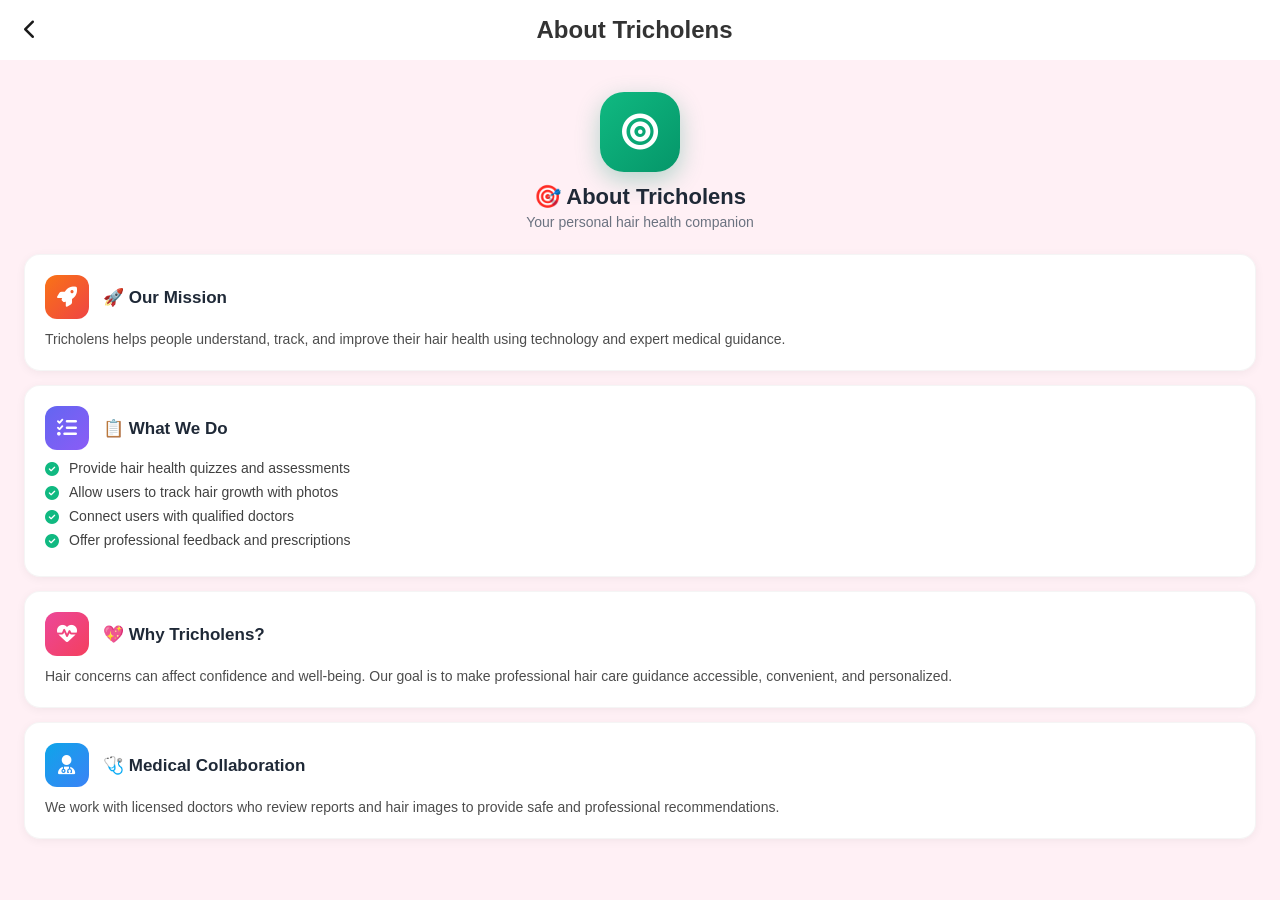
<file: web_app/about.html>
<!DOCTYPE html>
<html lang="en">

<head>
    <meta charset="UTF-8">
    <meta name="viewport" content="width=device-width, initial-scale=1.0">
    <title>About Tricholens</title>
    <link rel="stylesheet" href="style.css">
    <link rel="stylesheet" href="https://cdnjs.cloudflare.com/ajax/libs/font-awesome/6.5.1/css/all.min.css">
    <style>
        .about-hero {
            text-align: center;
            padding: 32px 24px 12px;
        }
        .about-hero-icon {
            width: 80px; height: 80px; border-radius: 24px;
            background: linear-gradient(135deg, #10B981, #059669);
            display: inline-flex; align-items: center; justify-content: center;
            font-size: 36px; color: #fff;
            box-shadow: 0 8px 24px rgba(5, 150, 105, 0.3);
            margin-bottom: 12px;
        }
        .about-hero h2 { font-size: 22px; color: #1F2937; margin: 0 0 4px; }
        .about-hero p   { font-size: 14px; color: #6B7280; margin: 0; }
        .about-card {
            background: rgba(255,255,255,0.95);
            border-radius: 16px;
            padding: 20px;
            margin: 0 0 14px;
            border: 1px solid rgba(0,0,0,0.04);
            box-shadow: 0 2px 10px rgba(0,0,0,0.05);
            transition: transform 0.25s, box-shadow 0.25s;
        }
        .about-card:hover { transform: translateY(-2px); box-shadow: 0 8px 24px rgba(0,0,0,0.1); }
        .about-card-header {
            display: flex;
            align-items: center;
            gap: 14px;
            margin-bottom: 10px;
        }
        .about-badge {
            width: 44px; height: 44px; border-radius: 12px;
            display: flex; align-items: center; justify-content: center;
            font-size: 20px; color: #fff; flex-shrink: 0;
        }
        .about-card-header h3 { margin: 0; font-size: 17px; font-weight: 700; color: #1F2937; }
        .about-card p { margin: 0; font-size: 14px; line-height: 1.5; color: rgba(0,0,0,0.7); }
        .about-card ul { list-style-type: none; padding: 0; margin: 0; }
        .about-card ul li {
            margin-bottom: 8px; font-size: 14px; display: flex; align-items: flex-start; color: rgba(0,0,0,0.75);
        }
        .about-card ul li .li-icon { margin-right: 10px; color: #10B981; font-size: 14px; margin-top: 2px; }
    </style>
</head>

<body style="background-color: #FFF0F5;">
    <div class="app-container" style="background: transparent;">
        <div class="top-bar">
            <button class="back-button" onclick="navigate('haircare.html')">
                <i class="fas fa-chevron-left"></i>
            </button>
            <h2>About Tricholens</h2>
            <div style="width: 24px;"></div>
        </div>

        <div class="about-hero">
            <div class="about-hero-icon"><i class="fas fa-bullseye"></i></div>
            <h2>🎯 About Tricholens</h2>
            <p>Your personal hair health companion</p>
        </div>

        <div style="padding: 12px 24px 24px;">
            <div class="about-card">
                <div class="about-card-header">
                    <div class="about-badge" style="background: linear-gradient(135deg, #F97316, #EF4444);">
                        <i class="fas fa-rocket"></i>
                    </div>
                    <h3>🚀 Our Mission</h3>
                </div>
                <p>Tricholens helps people understand, track, and improve their hair health using technology and expert medical guidance.</p>
            </div>

            <div class="about-card">
                <div class="about-card-header">
                    <div class="about-badge" style="background: linear-gradient(135deg, #6366F1, #8B5CF6);">
                        <i class="fas fa-list-check"></i>
                    </div>
                    <h3>📋 What We Do</h3>
                </div>
                <ul>
                    <li><i class="fas fa-check-circle li-icon"></i><span>Provide hair health quizzes and assessments</span></li>
                    <li><i class="fas fa-check-circle li-icon"></i><span>Allow users to track hair growth with photos</span></li>
                    <li><i class="fas fa-check-circle li-icon"></i><span>Connect users with qualified doctors</span></li>
                    <li><i class="fas fa-check-circle li-icon"></i><span>Offer professional feedback and prescriptions</span></li>
                </ul>
            </div>

            <div class="about-card">
                <div class="about-card-header">
                    <div class="about-badge" style="background: linear-gradient(135deg, #EC4899, #F43F5E);">
                        <i class="fas fa-heart-pulse"></i>
                    </div>
                    <h3>💖 Why Tricholens?</h3>
                </div>
                <p>Hair concerns can affect confidence and well-being. Our goal is to make professional hair care guidance accessible, convenient, and personalized.</p>
            </div>

            <div class="about-card">
                <div class="about-card-header">
                    <div class="about-badge" style="background: linear-gradient(135deg, #0EA5E9, #3B82F6);">
                        <i class="fas fa-user-doctor"></i>
                    </div>
                    <h3>🩺 Medical Collaboration</h3>
                </div>
                <p>We work with licensed doctors who review reports and hair images to provide safe and professional recommendations.</p>
            </div>
        </div>
    </div>
    <script src="script.js"></script>
</body>

</html>
</file>
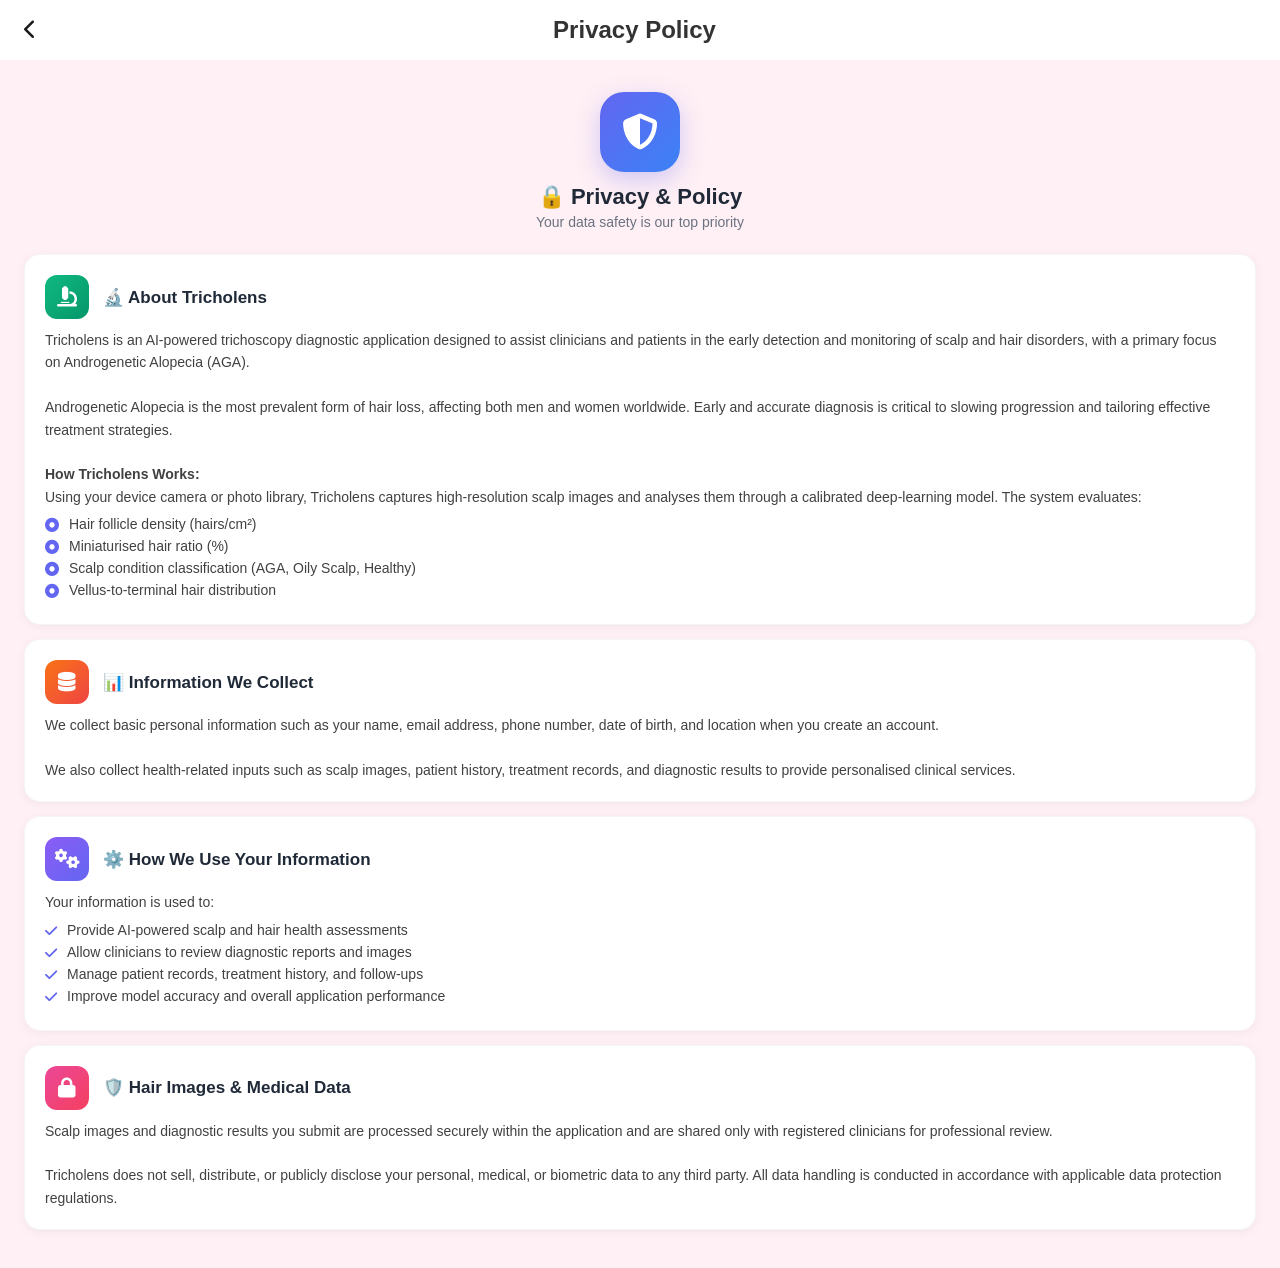
<file: web_app/privacy.html>
<!DOCTYPE html>
<html lang="en">

<head>
    <meta charset="UTF-8">
    <meta name="viewport" content="width=device-width, initial-scale=1.0">
    <title>Privacy Policy - Tricholens</title>
    <link rel="stylesheet" href="style.css">
    <link rel="stylesheet" href="https://cdnjs.cloudflare.com/ajax/libs/font-awesome/6.5.1/css/all.min.css">
    <style>
        .priv-hero {
            text-align: center;
            padding: 32px 24px 12px;
        }
        .priv-hero-icon {
            width: 80px; height: 80px; border-radius: 24px;
            background: linear-gradient(135deg, #6366F1, #3B82F6);
            display: inline-flex; align-items: center; justify-content: center;
            font-size: 36px; color: #fff;
            box-shadow: 0 8px 24px rgba(99, 102, 241, 0.3);
            margin-bottom: 12px;
        }
        .priv-hero h2 { font-size: 22px; color: #1F2937; margin: 0 0 4px; }
        .priv-hero p   { font-size: 14px; color: #6B7280; margin: 0; }
        .priv-card {
            background: rgba(255,255,255,0.95);
            border-radius: 16px;
            padding: 20px;
            margin: 0 0 14px;
            border: 1px solid rgba(0,0,0,0.04);
            box-shadow: 0 2px 10px rgba(0,0,0,0.05);
            transition: transform 0.25s, box-shadow 0.25s;
        }
        .priv-card:hover { transform: translateY(-2px); box-shadow: 0 8px 24px rgba(0,0,0,0.1); }
        .priv-card-header {
            display: flex;
            align-items: center;
            gap: 14px;
            margin-bottom: 10px;
        }
        .priv-badge {
            width: 44px; height: 44px; border-radius: 12px;
            display: flex; align-items: center; justify-content: center;
            font-size: 20px; color: #fff; flex-shrink: 0;
        }
        .priv-card-header h3 { margin: 0; font-size: 17px; font-weight: 700; color: #1F2937; }
        .priv-card p { margin: 0; font-size: 14px; line-height: 1.6; color: rgba(0,0,0,0.75); }
        .priv-card ul { list-style-type: none; padding: 0; margin: 8px 0 0; }
        .priv-card ul li {
            margin-bottom: 6px; font-size: 14px; display: flex; align-items: flex-start; color: rgba(0,0,0,0.75);
        }
        .priv-card ul li .li-icon { margin-right: 10px; color: #6366F1; font-size: 14px; margin-top: 2px; }
    </style>
</head>

<body style="background-color: #FFF0F5;">
    <div class="app-container" style="background: transparent;">
        <div class="top-bar">
            <button class="back-button" onclick="navigate('haircare.html')">
                <i class="fas fa-chevron-left"></i>
            </button>
            <h2>Privacy Policy</h2>
            <div style="width: 24px;"></div>
        </div>

        <div class="priv-hero">
            <div class="priv-hero-icon"><i class="fas fa-shield-halved"></i></div>
            <h2>🔒 Privacy & Policy</h2>
            <p>Your data safety is our top priority</p>
        </div>

        <div style="padding: 12px 24px 24px;">
            <!-- Section 1 -->
            <div class="priv-card">
                <div class="priv-card-header">
                    <div class="priv-badge" style="background: linear-gradient(135deg, #10B981, #059669);">
                        <i class="fas fa-microscope"></i>
                    </div>
                    <h3>🔬 About Tricholens</h3>
                </div>
                <p>
                    Tricholens is an AI-powered trichoscopy diagnostic application designed to assist clinicians and
                    patients in the early detection and monitoring of scalp and hair disorders, with a primary focus on
                    Androgenetic Alopecia (AGA).
                    <br><br>
                    Androgenetic Alopecia is the most prevalent form of hair loss, affecting both men and women
                    worldwide. Early and accurate diagnosis is critical to slowing progression and tailoring effective treatment strategies.
                    <br><br>
                    <strong>How Tricholens Works:</strong><br>
                    Using your device camera or photo library, Tricholens captures high-resolution scalp images and
                    analyses them through a calibrated deep-learning model. The system evaluates:
                </p>
                <ul>
                    <li><i class="fas fa-circle-dot li-icon"></i><span>Hair follicle density (hairs/cm²)</span></li>
                    <li><i class="fas fa-circle-dot li-icon"></i><span>Miniaturised hair ratio (%)</span></li>
                    <li><i class="fas fa-circle-dot li-icon"></i><span>Scalp condition classification (AGA, Oily Scalp, Healthy)</span></li>
                    <li><i class="fas fa-circle-dot li-icon"></i><span>Vellus-to-terminal hair distribution</span></li>
                </ul>
            </div>

            <!-- Section 2 -->
            <div class="priv-card">
                <div class="priv-card-header">
                    <div class="priv-badge" style="background: linear-gradient(135deg, #F97316, #EF4444);">
                        <i class="fas fa-database"></i>
                    </div>
                    <h3>📊 Information We Collect</h3>
                </div>
                <p>
                    We collect basic personal information such as your name, email address, phone number, date of birth,
                    and location when you create an account.
                    <br><br>
                    We also collect health-related inputs such as scalp images, patient history, treatment records, and
                    diagnostic results to provide personalised clinical services.
                </p>
            </div>

            <!-- Section 3 -->
            <div class="priv-card">
                <div class="priv-card-header">
                    <div class="priv-badge" style="background: linear-gradient(135deg, #8B5CF6, #6366F1);">
                        <i class="fas fa-gears"></i>
                    </div>
                    <h3>⚙️ How We Use Your Information</h3>
                </div>
                <p style="margin-bottom: 8px;">Your information is used to:</p>
                <ul>
                    <li><i class="fas fa-check li-icon"></i><span>Provide AI-powered scalp and hair health assessments</span></li>
                    <li><i class="fas fa-check li-icon"></i><span>Allow clinicians to review diagnostic reports and images</span></li>
                    <li><i class="fas fa-check li-icon"></i><span>Manage patient records, treatment history, and follow-ups</span></li>
                    <li><i class="fas fa-check li-icon"></i><span>Improve model accuracy and overall application performance</span></li>
                </ul>
            </div>

            <!-- Section 4 -->
            <div class="priv-card">
                <div class="priv-card-header">
                    <div class="priv-badge" style="background: linear-gradient(135deg, #EC4899, #F43F5E);">
                        <i class="fas fa-lock"></i>
                    </div>
                    <h3>🛡️ Hair Images & Medical Data</h3>
                </div>
                <p>
                    Scalp images and diagnostic results you submit are processed securely within the application and are
                    shared only with registered clinicians for professional review.
                    <br><br>
                    Tricholens does not sell, distribute, or publicly disclose your personal, medical, or biometric data
                    to any third party. All data handling is conducted in accordance with applicable data protection
                    regulations.
                </p>
            </div>
        </div>
    </div>
    <script src="script.js"></script>
</body>

</html>
</file>
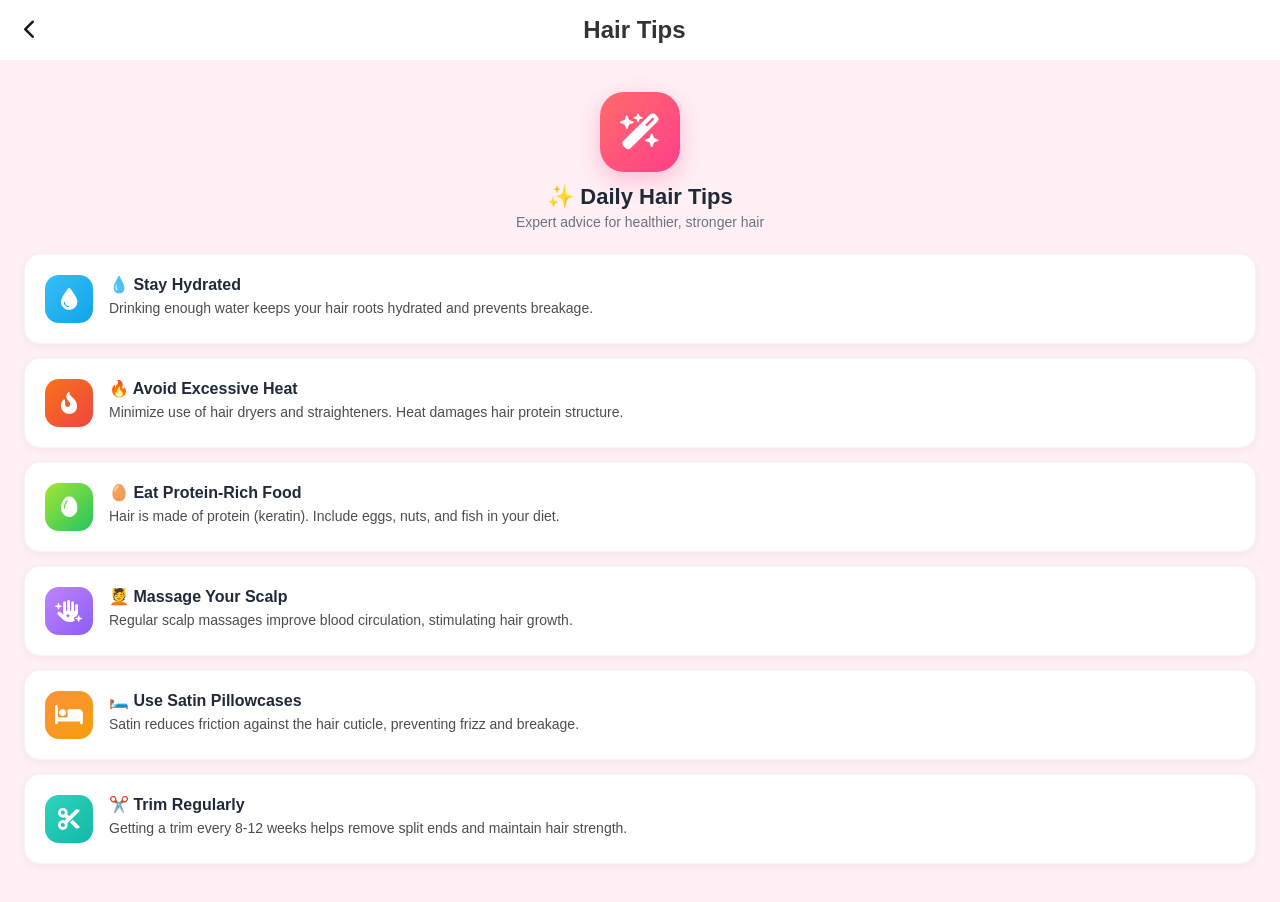
<file: web_app/tips.html>
<!DOCTYPE html>
<html lang="en">

<head>
    <meta charset="UTF-8">
    <meta name="viewport" content="width=device-width, initial-scale=1.0">
    <title>Hair Tips - Tricholens</title>
    <link rel="stylesheet" href="style.css">
    <link rel="stylesheet" href="https://cdnjs.cloudflare.com/ajax/libs/font-awesome/6.5.1/css/all.min.css">
    <style>
        .tip-hero {
            text-align: center;
            padding: 32px 24px 12px;
        }
        .tip-hero-icon {
            width: 80px; height: 80px; border-radius: 24px;
            background: linear-gradient(135deg, #FF6B6B, #FF3E8A);
            display: inline-flex; align-items: center; justify-content: center;
            font-size: 36px; color: #fff;
            box-shadow: 0 8px 24px rgba(255, 62, 138, 0.3);
            margin-bottom: 12px;
        }
        .tip-hero h2 { font-size: 22px; color: #1F2937; margin: 0 0 4px; }
        .tip-hero p  { font-size: 14px; color: #6B7280; margin: 0; }
        .tip-card {
            background: rgba(255,255,255,0.95);
            border-radius: 16px;
            padding: 20px;
            margin: 0 0 14px;
            display: flex;
            align-items: flex-start;
            gap: 16px;
            border: 1px solid rgba(0,0,0,0.04);
            box-shadow: 0 2px 10px rgba(0,0,0,0.05);
            transition: transform 0.25s, box-shadow 0.25s;
        }
        .tip-card:hover { transform: translateY(-2px); box-shadow: 0 8px 24px rgba(0,0,0,0.1); }
        .tip-badge {
            width: 48px; height: 48px; border-radius: 14px;
            display: flex; align-items: center; justify-content: center;
            font-size: 22px; color: #fff; flex-shrink: 0;
        }
        .tip-card h3 { margin: 0 0 4px; font-size: 16px; font-weight: 700; color: #1F2937; }
        .tip-card p  { margin: 0; font-size: 14px; line-height: 1.5; color: rgba(0,0,0,0.7); }
    </style>
</head>

<body style="background-color: #FFF0F5;">
    <div class="app-container" style="background: transparent;">
        <div class="top-bar">
            <button class="back-button" onclick="navigate('haircare.html')">
                <i class="fas fa-chevron-left"></i>
            </button>
            <h2>Hair Tips</h2>
            <div style="width: 24px;"></div>
        </div>

        <div class="tip-hero">
            <div class="tip-hero-icon"><i class="fas fa-wand-magic-sparkles"></i></div>
            <h2>✨ Daily Hair Tips</h2>
            <p>Expert advice for healthier, stronger hair</p>
        </div>

        <div style="padding: 12px 24px 24px;">
            <div class="tip-card">
                <div class="tip-badge" style="background: linear-gradient(135deg, #38BDF8, #0EA5E9);">
                    <i class="fas fa-droplet"></i>
                </div>
                <div>
                    <h3>💧 Stay Hydrated</h3>
                    <p>Drinking enough water keeps your hair roots hydrated and prevents breakage.</p>
                </div>
            </div>

            <div class="tip-card">
                <div class="tip-badge" style="background: linear-gradient(135deg, #F97316, #EF4444);">
                    <i class="fas fa-fire-flame-curved"></i>
                </div>
                <div>
                    <h3>🔥 Avoid Excessive Heat</h3>
                    <p>Minimize use of hair dryers and straighteners. Heat damages hair protein structure.</p>
                </div>
            </div>

            <div class="tip-card">
                <div class="tip-badge" style="background: linear-gradient(135deg, #A3E635, #22C55E);">
                    <i class="fas fa-egg"></i>
                </div>
                <div>
                    <h3>🥚 Eat Protein-Rich Food</h3>
                    <p>Hair is made of protein (keratin). Include eggs, nuts, and fish in your diet.</p>
                </div>
            </div>

            <div class="tip-card">
                <div class="tip-badge" style="background: linear-gradient(135deg, #C084FC, #8B5CF6);">
                    <i class="fas fa-hand-sparkles"></i>
                </div>
                <div>
                    <h3>💆 Massage Your Scalp</h3>
                    <p>Regular scalp massages improve blood circulation, stimulating hair growth.</p>
                </div>
            </div>

            <div class="tip-card">
                <div class="tip-badge" style="background: linear-gradient(135deg, #FB923C, #F59E0B);">
                    <i class="fas fa-bed"></i>
                </div>
                <div>
                    <h3>🛏️ Use Satin Pillowcases</h3>
                    <p>Satin reduces friction against the hair cuticle, preventing frizz and breakage.</p>
                </div>
            </div>

            <div class="tip-card">
                <div class="tip-badge" style="background: linear-gradient(135deg, #2DD4BF, #14B8A6);">
                    <i class="fas fa-scissors"></i>
                </div>
                <div>
                    <h3>✂️ Trim Regularly</h3>
                    <p>Getting a trim every 8-12 weeks helps remove split ends and maintain hair strength.</p>
                </div>
            </div>
        </div>
    </div>
    <script src="script.js"></script>
</body>

</html>
</file>
<file: web_app/style.css>
:root {
    --brand-pink: #FF7070;
    --brand-pink-dark: #FF5A5A;
    --brand-pink-light: #FFF0F0;
    --brand-blue: #007AFF;
    --bg-white: #FFFFFF;
    --bg-light: #FBFBFB;
    --border-soft: #000000;
    --border-bright: #000000;
    --text-black: #1A1A1A;
    --text-gray: #757575;
    --text-light-gray: #A5A5A5;
    --shadow-soft: 0 10px 25px rgba(0, 0, 0, 0.04);
    --primary-gradient: linear-gradient(135deg, #FF7070 0%, #FF5A5A 100%);
}

* {
    margin: 0;
    padding: 0;
    box-sizing: border-box;
    font-family: -apple-system, BlinkMacSystemFont, "Segoe UI", Roboto, Helvetica, Arial, sans-serif;
}

body {
    background-color: #F8F9FA;
    min-height: 100vh;
    overflow-x: hidden;
    color: #333;
}

.sidebar-layout {
    display: grid;
    grid-template-columns: 250px 1fr;
    min-height: 100vh;
    background: #F8F9FA;
}

.app-container {
    width: 100%;
    min-height: 100vh;
    background: #F8F9FA;
    position: relative;
}

.sidebar {
    background: #111827;
    color: white;
    padding: 24px 0;
    display: flex;
    flex-direction: column;
    position: sticky;
    top: 0;
    height: 100vh;
    width: 250px;
}

.sidebar-logo {
    padding: 0 24px 32px;
    display: flex;
    align-items: center;
    gap: 12px;
}

.sidebar-nav {
    display: flex;
    flex-direction: column;
    gap: 4px;
}

.sidebar-link {
    padding: 12px 24px;
    display: flex;
    align-items: center;
    gap: 12px;
    color: #9CA3AF;
    text-decoration: none;
    font-weight: 500;
    transition: all 0.2s;
}

.sidebar-link:hover,
.sidebar-link.active {
    background: #1F2937;
    color: white;
}

.sidebar-link.active {
    border-left: 4px solid var(--brand-pink);
}

.main-content {
    padding: 32px 40px;
}

.page-header {
    margin-bottom: 32px;
    display: flex;
    justify-content: space-between;
    align-items: flex-end;
}

.web-centered-content {
    width: 100%;
    max-width: 450px;
    margin: 0 auto;
    padding: 20px;
}

.split-layout {
    display: flex;
    min-height: 100vh;
    background: white;
}

.split-side-brand {
    flex: 1.4;
    /* Larger left portion as requested */
    background: var(--primary-gradient);
    display: flex;
    flex-direction: column;
    justify-content: center;
    align-items: center;
    color: white;
    padding: 40px;
    position: relative;
    overflow: hidden;
}

.split-side-brand::before {
    content: '';
    position: absolute;
    top: 0;
    left: 0;
    right: 0;
    bottom: 0;
    background: url('logo.png') no-repeat center;
    background-size: 60%;
    opacity: 0.1;
    filter: brightness(0) invert(1);
}

.split-side-form {
    flex: 1;
    display: flex;
    flex-direction: column;
    justify-content: center;
    align-items: center;
    padding: 40px;
    background: #F8F9FA;
}

@media (max-width: 1024px) {
    .split-side-brand {
        display: none;
    }
}

.premium-bg {
    display: none;
}

.blob {
    position: absolute;
    border-radius: 50%;
    filter: blur(40px);
}

.blob-1 {
    width: 400px;
    height: 400px;
    background: rgba(255, 112, 112, 0.15);
    top: -200px;
    left: -150px;
}

.blob-2 {
    width: 300px;
    height: 300px;
    background: rgba(224, 122, 122, 0.08);
    bottom: -150px;
    right: -100px;
}

/* Typography */
h1 {
    font-size: 36px;
    font-weight: 800;
    color: var(--text-black);
    margin-bottom: 8px;
}

p.subtitle {
    font-size: 18px;
    color: var(--text-gray);
    margin-bottom: 24px;
}

/* Cards */
.card {
    background: white;
    border-radius: 12px;
    padding: 24px;
    box-shadow: 0 1px 3px rgba(0, 0, 0, 0.1);
    border: 1px solid #E5E7EB;
    margin: 0;
}

.card-20 {
    border-radius: 20px;
}

/* Buttons */
.primary-button {
    width: 100%;
    height: 56px;
    border-radius: 18px;
    background: var(--primary-gradient);
    color: white;
    font-size: 16px;
    font-weight: 700;
    border: none;
    cursor: pointer;
    display: flex;
    align-items: center;
    justify-content: center;
    transition: all 0.3s cubic-bezier(0.4, 0, 0.2, 1);
    box-shadow: 0 10px 20px rgba(255, 112, 112, 0.2);
    text-decoration: none;
}

.primary-button:active {
    transform: scale(0.97);
    box-shadow: 0 5px 10px rgba(255, 112, 112, 0.2);
}

.text-button {
    background: none;
    border: none;
    color: var(--brand-pink);
    font-size: 14px;
    font-weight: 700;
    cursor: pointer;
    padding: 8px;
}

/* Inputs */
.input-group {
    margin-bottom: 20px;
    width: 100%;
}

.input-container {
    display: flex;
    align-items: center;
    height: 60px;
    background: #FFFFFF;
    border-radius: 12px;
    padding: 0 20px;
    border: 1px solid #000000;
    transition: all 0.2s;
    overflow: hidden;
}

.input-container:focus-within {
    border-color: var(--brand-pink);
    box-shadow: 0 0 0 4px var(--brand-pink-light);
}

.input-container i {
    color: var(--text-gray);
    margin-right: 12px;
    width: 20px;
    text-align: center;
    flex-shrink: 0;
}

.input-container input,
.input-container select {
    flex: 1;
    border: none;
    background: transparent;
    font-size: 16px;
    color: var(--text-black);
    outline: none;
    width: 100%;
    min-width: 0;
}

.input-container input::placeholder {
    color: rgba(117, 117, 117, 0.6);
}

.label {
    display: block;
    font-size: 14px;
    font-weight: 600;
    color: rgba(0, 0, 0, 0.8);
    margin-bottom: 6px;
}

/* Navigation Bar */
.top-bar {
    display: flex;
    align-items: center;
    justify-content: space-between;
    height: 60px;
    padding: 0 24px;
    background: var(--bg-white);
    position: sticky;
    top: 0;
    z-index: 100;
}

.back-button {
    font-size: 20px;
    color: var(--text-black);
    cursor: pointer;
    background: none;
    border: none;
}

.top-bar h2 {
    font-size: 24px;
    font-weight: 800;
}

/* Website Navigation Header */
.main-header {
    display: flex;
    justify-content: space-between;
    align-items: center;
    padding: 20px 40px;
    background: white;
    box-shadow: 0 2px 15px rgba(0, 0, 0, 0.05);
    position: sticky;
    top: 0;
    z-index: 1000;
}

.logo-container {
    display: flex;
    align-items: center;
    gap: 12px;
}

.logo-container img {
    height: 40px;
}

.main-nav {
    display: flex;
    gap: 32px;
}

.main-nav a {
    text-decoration: none;
    color: var(--text-black);
    font-weight: 600;
    font-size: 15px;
    padding: 8px 0;
    border-bottom: 2px solid transparent;
}

.main-nav a.active {
    color: var(--brand-pink);
    border-bottom: 2px solid var(--brand-pink);
}

.edit-button {
    background: var(--brand-pink);
    border: none;
    border-radius: 20px;
    padding: 10px 20px;
    color: white;
    font-weight: 700;
    cursor: pointer;
    transition: all 0.2s;
    box-shadow: 0 4px 12px rgba(255, 112, 112, 0.2);
}

.edit-button:hover {
    background: var(--brand-pink-dark);
    transform: translateY(-1px);
    box-shadow: 0 6px 15px rgba(255, 112, 112, 0.3);
}

/* Dashboard Specific Layout */
.dashboard-header {
    padding: 40px 24px 20px;
    display: flex;
    justify-content: space-between;
    align-items: center;
}

.user-profile-sm {
    width: 45px;
    height: 45px;
    border-radius: 12px;
    background: var(--brand-pink-light);
    display: flex;
    align-items: center;
    justify-content: center;
    color: var(--brand-pink);
    font-size: 20px;
    box-shadow: 0 4px 10px rgba(0, 0, 0, 0.05);
}

.status-card {
    background: linear-gradient(135deg, #FF7070 0%, #FF9090 100%);
    margin: 0 24px 24px;
    padding: 24px;
    border-radius: 28px;
    color: white;
    position: relative;
    overflow: hidden;
    box-shadow: 0 15px 30px rgba(255, 112, 112, 0.25);
}

.status-card::after {
    content: '';
    position: absolute;
    top: -20px;
    right: -20px;
    width: 100px;
    height: 100px;
    background: rgba(255, 255, 255, 0.1);
    border-radius: 50%;
}

.status-card h4 {
    font-size: 14px;
    opacity: 0.9;
    font-weight: 500;
    margin-bottom: 8px;
}

.status-card .status-value {
    font-size: 24px;
    font-weight: 800;
    margin-bottom: 12px;
}

.status-btn {
    background: rgba(255, 255, 255, 0.2);
    border: none;
    padding: 8px 16px;
    border-radius: 12px;
    color: white;
    font-size: 12px;
    font-weight: 600;
    backdrop-filter: blur(5px);
    cursor: pointer;
}

.section-title {
    padding: 0 24px;
    margin-bottom: 16px;
    display: flex;
    justify-content: space-between;
    align-items: center;
}

.section-title h3 {
    font-size: 20px;
    font-weight: 700;
}

.section-title span {
    font-size: 14px;
    color: var(--brand-pink);
    font-weight: 600;
}

.dashboard-grid {
    display: grid;
    grid-template-columns: repeat(auto-fit, minmax(280px, 1fr));
    gap: 24px;
    padding: 24px;
}

.dashboard-card {
    background: white;
    border-radius: 12px;
    padding: 24px;
    border: 1px solid #E5E7EB;
    transition: transform 0.2s, box-shadow 0.2s;
    display: flex;
    flex-direction: row;
    align-items: center;
    gap: 20px;
    height: auto;
    min-height: 120px;
}

.dashboard-card:hover {
    transform: translateY(-2px);
    box-shadow: 0 4px 6px -1px rgba(0, 0, 0, 0.1);
}

.dashboard-card:active {
    transform: scale(0.96);
}

.dashboard-card i {
    font-size: 32px;
    color: var(--brand-pink);
    background: var(--brand-pink-light);
    width: 54px;
    height: 54px;
    display: flex;
    align-items: center;
    justify-content: center;
    border-radius: 16px;
}

.dashboard-card h3 {
    font-size: 16px;
    font-weight: 700;
    color: var(--text-black);
}

.dashboard-card.primary {
    background: #1A1A1A;
}

.dashboard-card.primary h3 {
    color: white;
}

.dashboard-card.primary i {
    background: rgba(255, 255, 255, 0.1);
    color: white;
}

/* Bottom Navigation */
.bottom-nav {
    position: fixed;
    bottom: 0;
    left: 50%;
    transform: translateX(-50%);
    width: 100%;
    max-width: 400px;
    height: 80px;
    background: rgba(255, 255, 255, 0.95);
    backdrop-filter: blur(15px);
    display: flex;
    justify-content: space-around;
    align-items: center;
    padding: 10px 20px 25px;
    border-top: 1px solid rgba(0, 0, 0, 0.05);
    z-index: 1000;
}

.nav-item {
    display: flex;
    flex-direction: column;
    align-items: center;
    color: var(--text-light-gray);
    text-decoration: none;
    font-size: 11px;
    font-weight: 600;
}

.nav-item.active {
    color: var(--brand-pink);
}

.nav-item i {
    font-size: 20px;
    margin-bottom: 4px;
}

.ai-scan-btn {
    width: 56px;
    height: 56px;
    background: var(--brand-pink);
    border-radius: 50%;
    display: flex;
    align-items: center;
    justify-content: center;
    color: white;
    font-size: 24px;
    margin-top: -45px;
    box-shadow: 0 8px 20px rgba(255, 112, 112, 0.4);
    border: 5px solid white;
}

/* Image Upload Area */
.upload-area {
    width: 100%;
    height: 300px;
    background: #F8F8F8;
    border-radius: 30px;
    overflow: hidden;
    position: relative;
    border: 1px dashed var(--text-light-gray);
    display: flex;
    align-items: center;
    justify-content: center;
    margin-bottom: 16px;
}

.upload-area img {
    width: 100%;
    height: 100%;
    object-fit: cover;
}

.upload-placeholder {
    text-align: center;
    color: var(--text-light-gray);
}

.upload-placeholder i {
    font-size: 48px;
    margin-bottom: 10px;
}

/* History List */
.history-list {
    padding: 16px;
}

.history-item {
    display: flex;
    align-items: center;
    background: white;
    border-radius: 15px;
    padding: 12px;
    margin-bottom: 12px;
    border: 1px solid var(--border-bright);
}

.history-item-img {
    width: 60px;
    height: 60px;
    border-radius: 8px;
    object-fit: cover;
    margin-right: 16px;
}

.history-item-info {
    flex: 1;
}

.history-item-info h4 {
    font-size: 18px;
    font-weight: 700;
}

.history-item-info p {
    font-size: 14px;
    color: var(--brand-pink);
}

/* Profile Section */
.profile-header {
    background: linear-gradient(135deg, var(--brand-pink), var(--brand-pink-dark));
    color: white;
    padding: 40px 24px 60px;
    text-align: center;
    border-bottom-left-radius: 40px;
    border-bottom-right-radius: 40px;
}

.profile-avatar-container {
    width: 120px;
    height: 120px;
    background: rgba(255, 255, 255, 0.2);
    border-radius: 50%;
    display: flex;
    align-items: center;
    justify-content: center;
    border: 3px solid white;
}

.profile-avatar-container i {
    font-size: 60px;
    color: white;
}

.profile-img {
    display: none;
}

.profile-details {
    padding: 0 24px;
    margin-top: -30px;
}

.detail-card {
    background: white;
    border-radius: 20px;
    padding: 16px 20px;
    display: flex;
    align-items: center;
    margin-bottom: 12px;
    border: 1px solid var(--border-bright);
    box-shadow: var(--shadow-soft);
}

.detail-card i {
    font-size: 24px;
    color: var(--brand-pink-dark);
    margin-right: 16px;
    width: 24px;
    text-align: center;
}

.detail-card .info {
    display: flex;
    flex-direction: column;
}

.detail-card .label-small {
    font-size: 12px;
    color: var(--text-gray);
}

.detail-card .value {
    font-size: 16px;
    font-weight: 700;
}

/* Medical Disclaimer Wrapper */
.medical-footer {
    padding: 24px;
    background: rgba(255, 165, 0, 0.08);
    border-radius: 20px;
    border: 1.5px solid rgba(255, 165, 0, 0.25);
    margin: 16px;
}

.medical-footer h4 {
    color: #000;
    font-size: 16px;
    margin-bottom: 10px;
}

.medical-footer p {
    color: #333;
    font-size: 14px;
    line-height: 1.4;
    margin-bottom: 10px;
}

.medical-footer .citation {
    display: block;
    color: var(--brand-blue);
    text-decoration: underline;
    font-size: 14px;
    margin-bottom: 8px;
}

/* Loader */
.loader-overlay {
    position: fixed;
    top: 0;
    left: 0;
    width: 100%;
    height: 100%;
    background: rgba(255, 255, 255, 0.9);
    display: none;
    flex-direction: column;
    align-items: center;
    justify-content: center;
    z-index: 1000;
}

.spinner {
    width: 50px;
    height: 50px;
    border: 5px solid var(--brand-pink-light);
    border-top: 5px solid var(--brand-pink);
    border-radius: 50%;
    animation: spin 1s linear infinite;
}

@keyframes spin {
    0% {
        transform: rotate(0deg);
    }

    100% {
        transform: rotate(360deg);
    }
}

#image-preview {
    max-width: 100%;
    max-height: 100%;
    display: none;
}

.form-grid {
    display: grid;
    grid-template-columns: 1.2fr 1fr;
    gap: 32px;
    padding: 0 40px 40px;
}

@media (max-width: 900px) {
    .form-grid {
        grid-template-columns: 1fr;
    }
}

.result-layout {
    display: grid;
    grid-template-columns: 400px 1fr;
    gap: 40px;
    padding: 40px;
}

@media (max-width: 900px) {
    .result-layout {
        grid-template-columns: 1fr;
    }
}

/* Care Hub Logo & Branding */
.care-hub-logo-img {
    width: 32px;
    height: 32px;
    object-fit: contain;
    border-radius: 8px;
    vertical-align: middle;
}
.care-hub-header-badge {
    display: inline-flex;
    align-items: center;
    gap: 12px;
    background: linear-gradient(135deg, rgba(16, 185, 129, 0.1) 0%, rgba(5, 150, 105, 0.05) 100%);
    border: 1px solid rgba(16, 185, 129, 0.2);
    padding: 8px 16px;
    border-radius: 30px;
    margin-bottom: 12px;
}
.care-hub-header-badge span {
    font-weight: 700;
    color: #059669;
    font-size: 14px;
    letter-spacing: 0.5px;
    text-transform: uppercase;
}

/* Stepper Bar */
.stepper-container {
    display: flex;
    justify-content: space-between;
    align-items: center;
    position: relative;
    margin-bottom: 30px;
    padding: 0 10px;
}
.stepper-progress-line {
    position: absolute;
    top: 20px;
    left: 40px;
    right: 40px;
    height: 3px;
    background: #E5E7EB;
    z-index: 1;
}
.stepper-progress-fill {
    height: 100%;
    background: linear-gradient(90deg, #FF7070 0%, #FF5A5A 100%);
    width: 0%;
    transition: width 0.4s ease;
}
.step-item {
    position: relative;
    z-index: 2;
    display: flex;
    flex-direction: column;
    align-items: center;
    gap: 8px;
    flex: 1;
}
.step-number {
    width: 38px;
    height: 38px;
    border-radius: 50%;
    background: #FFFFFF;
    border: 2px solid #E5E7EB;
    color: #9CA3AF;
    display: flex;
    align-items: center;
    justify-content: center;
    font-weight: 700;
    font-size: 14px;
    transition: all 0.3s ease;
    box-shadow: 0 2px 5px rgba(0,0,0,0.05);
}
.step-item.active .step-number {
    background: #FF7070;
    border-color: #FF7070;
    color: #FFFFFF;
    box-shadow: 0 4px 12px rgba(255, 112, 112, 0.4);
    transform: scale(1.08);
}
.step-item.completed .step-number {
    background: #10B981;
    border-color: #10B981;
    color: #FFFFFF;
}
.step-label {
    font-size: 12px;
    font-weight: 600;
    color: #9CA3AF;
    transition: color 0.3s;
}
.step-item.active .step-label {
    color: #111827;
    font-weight: 700;
}
.step-item.completed .step-label {
    color: #10B981;
}

/* Alert Banner */
.alert-banner {
    display: flex;
    align-items: center;
    gap: 10px;
    padding: 12px 16px;
    border-radius: 10px;
    font-size: 13px;
    font-weight: 500;
    margin-bottom: 20px;
    animation: fadeIn 0.3s ease;
}
.alert-banner.error {
    background-color: #FEF2F2;
    border: 1px solid #FCA5A5;
    color: #991B1B;
}
.alert-banner.success {
    background-color: #ECFDF5;
    border: 1px solid #6EE7B7;
    color: #065F46;
}

/* Validation Message & Icons */
.input-feedback {
    display: flex;
    align-items: center;
    gap: 6px;
    font-size: 12px;
    margin-top: 6px;
    font-weight: 500;
    transition: all 0.2s ease;
}
.input-feedback.invalid {
    color: #DC2626;
}
.input-feedback.valid {
    color: #059669;
}
.input-container.error-state {
    border-color: #DC2626 !important;
    background-color: #FFF5F5 !important;
}
.input-container.valid-state {
    border-color: #10B981 !important;
    background-color: #F0FDF4 !important;
}

/* Password Toggle Icon */
.password-toggle-btn {
    background: none;
    border: none;
    color: #9CA3AF;
    cursor: pointer;
    padding: 8px;
    font-size: 14px;
    transition: color 0.2s;
}
.password-toggle-btn:hover {
    color: #4B5563;
}

/* Password Strength Meter */
.strength-meter-container {
    margin-top: 8px;
}
.strength-bar-bg {
    height: 4px;
    width: 100%;
    background: #E5E7EB;
    border-radius: 4px;
    overflow: hidden;
}
.strength-bar-fill {
    height: 100%;
    width: 0%;
    border-radius: 4px;
    transition: width 0.3s ease, background-color 0.3s ease;
}
.strength-label {
    font-size: 11px;
    color: #6B7280;
    margin-top: 4px;
    display: block;
    text-align: right;
    font-weight: 600;
}

/* OTP Grid Input */
.otp-boxes-container {
    display: flex;
    gap: 10px;
    justify-content: center;
    margin: 20px 0;
}
.otp-single-box {
    width: 48px;
    height: 54px;
    text-align: center;
    font-size: 22px;
    font-weight: 700;
    border: 2px solid #E5E7EB;
    border-radius: 12px;
    outline: none;
    background: #FAFAFA;
    transition: all 0.2s ease;
}
.otp-single-box:focus {
    border-color: var(--brand-pink);
    background: #FFFFFF;
    box-shadow: 0 0 0 4px rgba(255, 112, 112, 0.15);
}

/* Success Modal */
.success-modal-overlay {
    position: fixed;
    top: 0; left: 0; right: 0; bottom: 0;
    background: rgba(17, 24, 39, 0.7);
    backdrop-filter: blur(6px);
    display: flex;
    align-items: center;
    justify-content: center;
    z-index: 9999;
    animation: fadeIn 0.3s ease;
}
.success-modal-card {
    background: #FFFFFF;
    border-radius: 20px;
    padding: 40px;
    max-width: 420px;
    width: 90%;
    text-align: center;
    box-shadow: 0 20px 40px rgba(0,0,0,0.2);
    animation: scaleUp 0.3s cubic-bezier(0.175, 0.885, 0.32, 1.275);
}
.success-icon-circle {
    width: 70px;
    height: 70px;
    background: #D1FAE5;
    color: #10B981;
    border-radius: 50%;
    display: flex;
    align-items: center;
    justify-content: center;
    font-size: 32px;
    margin: 0 auto 20px;
    box-shadow: 0 6px 16px rgba(16, 185, 129, 0.2);
}

@keyframes fadeIn {
    from { opacity: 0; }
    to { opacity: 1; }
}

@keyframes scaleUp {
    from { transform: scale(0.85); opacity: 0; }
    to { transform: scale(1); opacity: 1; }
}
</file>
